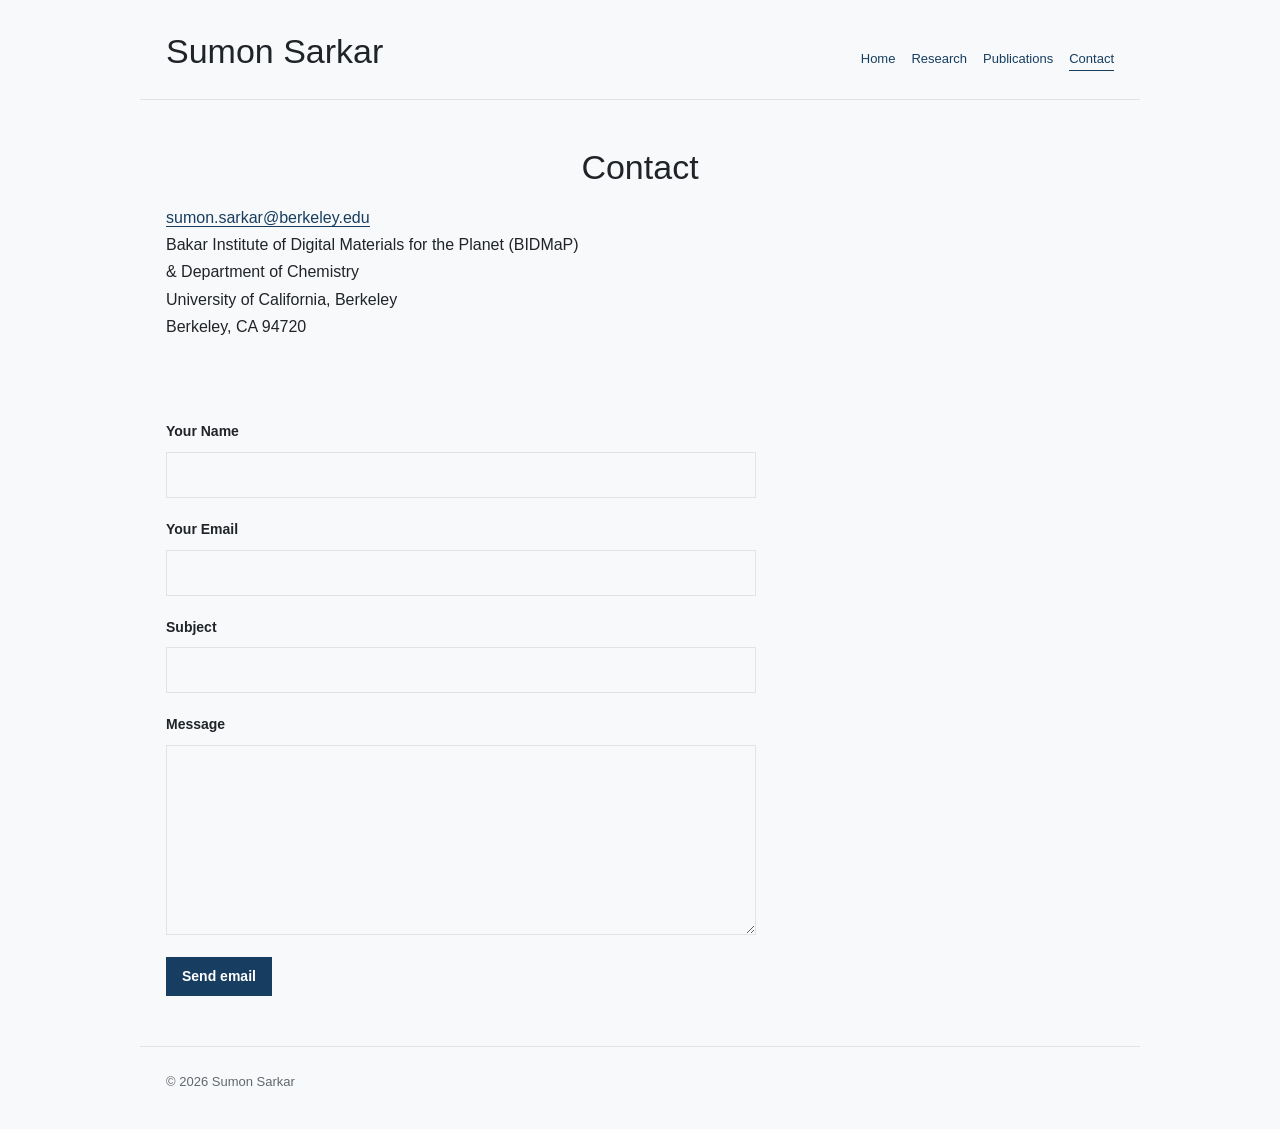
<file: contact.html>
<!doctype html>
<html lang="en">
<head>
  <meta charset="utf-8">
  <meta name="viewport" content="width=device-width, initial-scale=1">
  <title>Contact | Sumon Sarkar</title>
  <meta name="description" content="Contact information for Sumon Sarkar, BIDMaP Postdoctoral Fellow at UC Berkeley.">
  <link rel="preconnect" href="https://fonts.googleapis.com">
  <link rel="preconnect" href="https://fonts.gstatic.com" crossorigin>
  <link href="https://fonts.googleapis.com/css2?family=Instrument+Serif:ital@0;1&display=swap" rel="stylesheet">
  <link rel="stylesheet" href="style.css">
</head>
<body>
  <header>
    <a class="name" href="index.html">Sumon Sarkar</a>
    <nav aria-label="Primary navigation">
      <a href="index.html">Home</a>
      <a href="research.html">Research</a>
      <a href="publications.html">Publications</a>
      <a class="active" aria-current="page" href="contact.html">Contact</a>
    </nav>
  </header>
  <main>
    <section>
      <h1>Contact</h1>
      <p><a class="email-link" href="mailto:sumon.sarkar@berkeley.edu">sumon.sarkar@berkeley.edu</a><br>
      Bakar Institute of Digital Materials for the Planet (BIDMaP)<br>
      &amp; Department of Chemistry<br>
      University of California, Berkeley<br>
      Berkeley, CA 94720</p>
    </section>

    <section class="contact-form-section">
      <form id="contact-form" class="contact-form">
        <label for="contact-name">Your Name</label>
        <input id="contact-name" name="name" type="text" autocomplete="name" required>

        <label for="contact-email">Your Email</label>
        <input id="contact-email" name="email" type="email" autocomplete="email" required>

        <label for="contact-subject">Subject</label>
        <input id="contact-subject" name="subject" type="text" required>

        <label for="contact-message">Message</label>
        <textarea id="contact-message" name="message" rows="7" required></textarea>

        <button type="submit">Send email</button>
      </form>
    </section>
  </main>
  <footer>© <span id="year"></span> Sumon Sarkar</footer>
  <script src="script.js"></script>
</body>
</html>
</file>
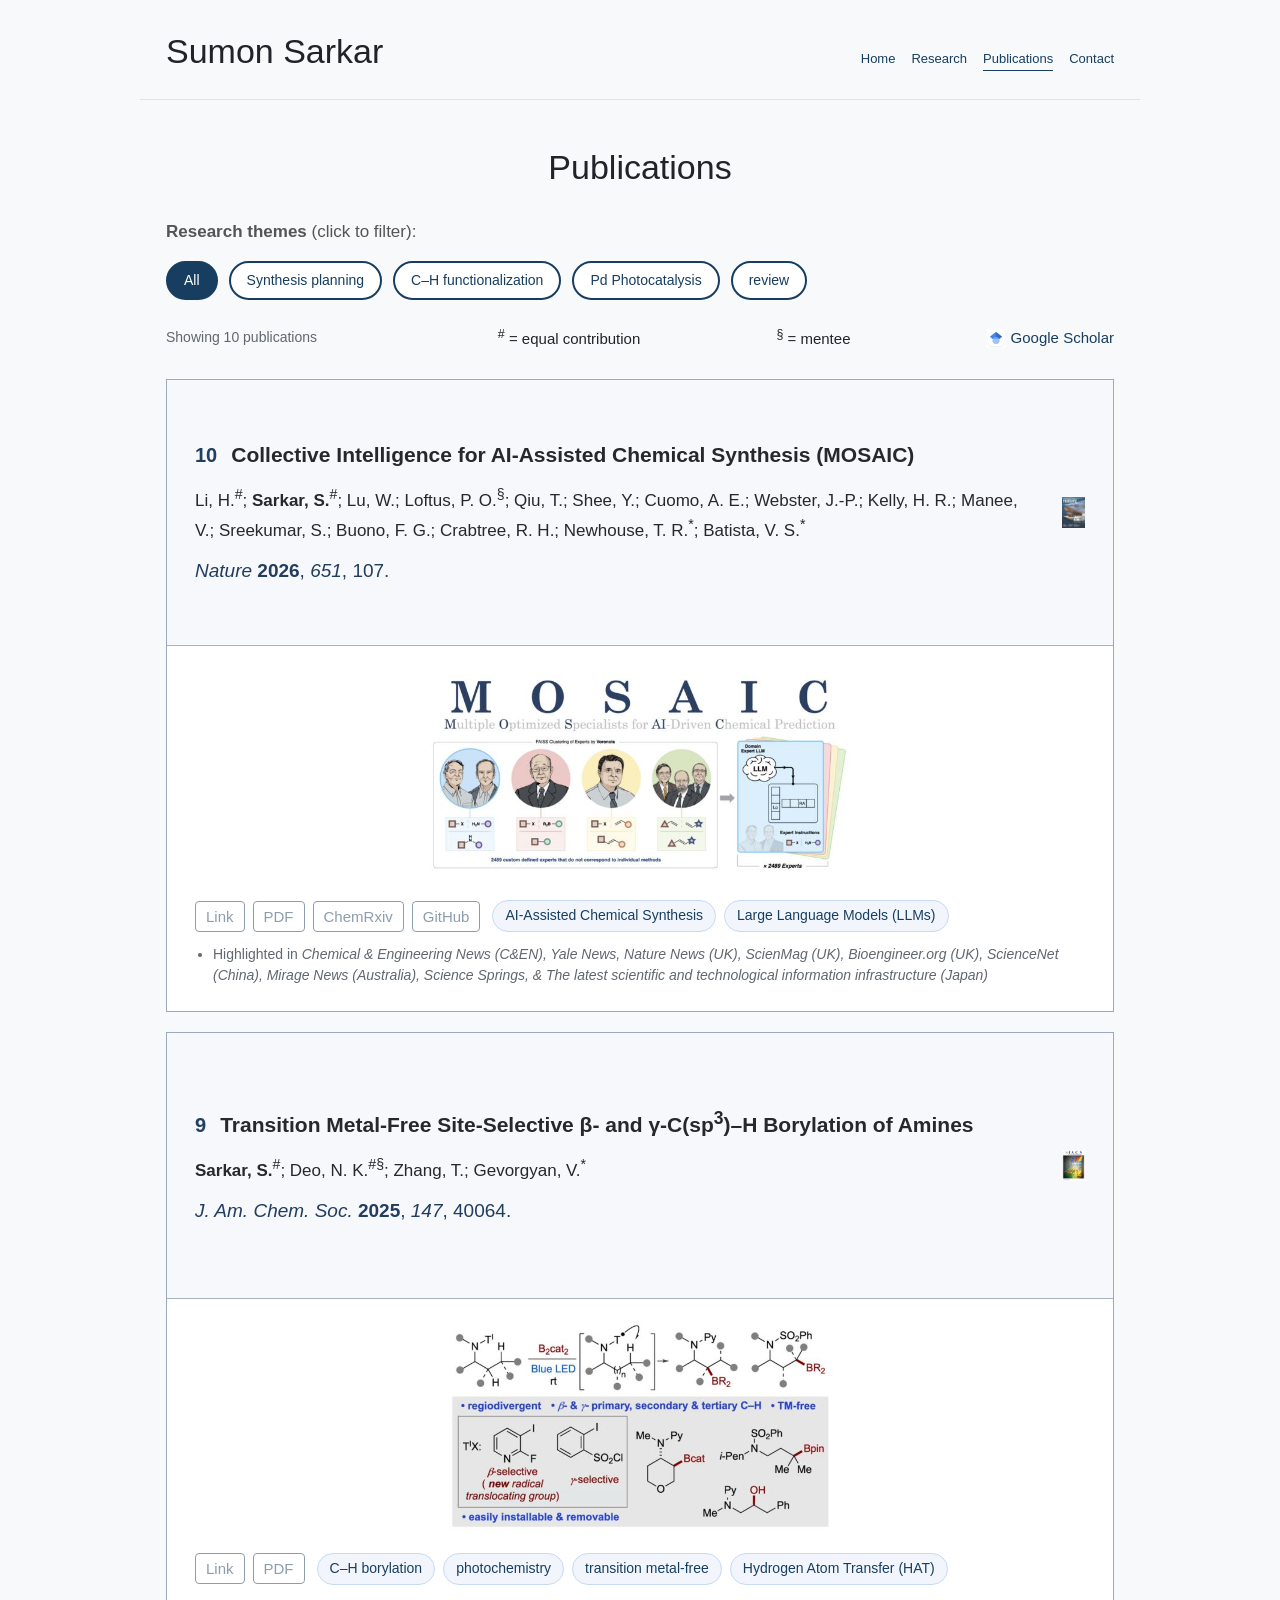
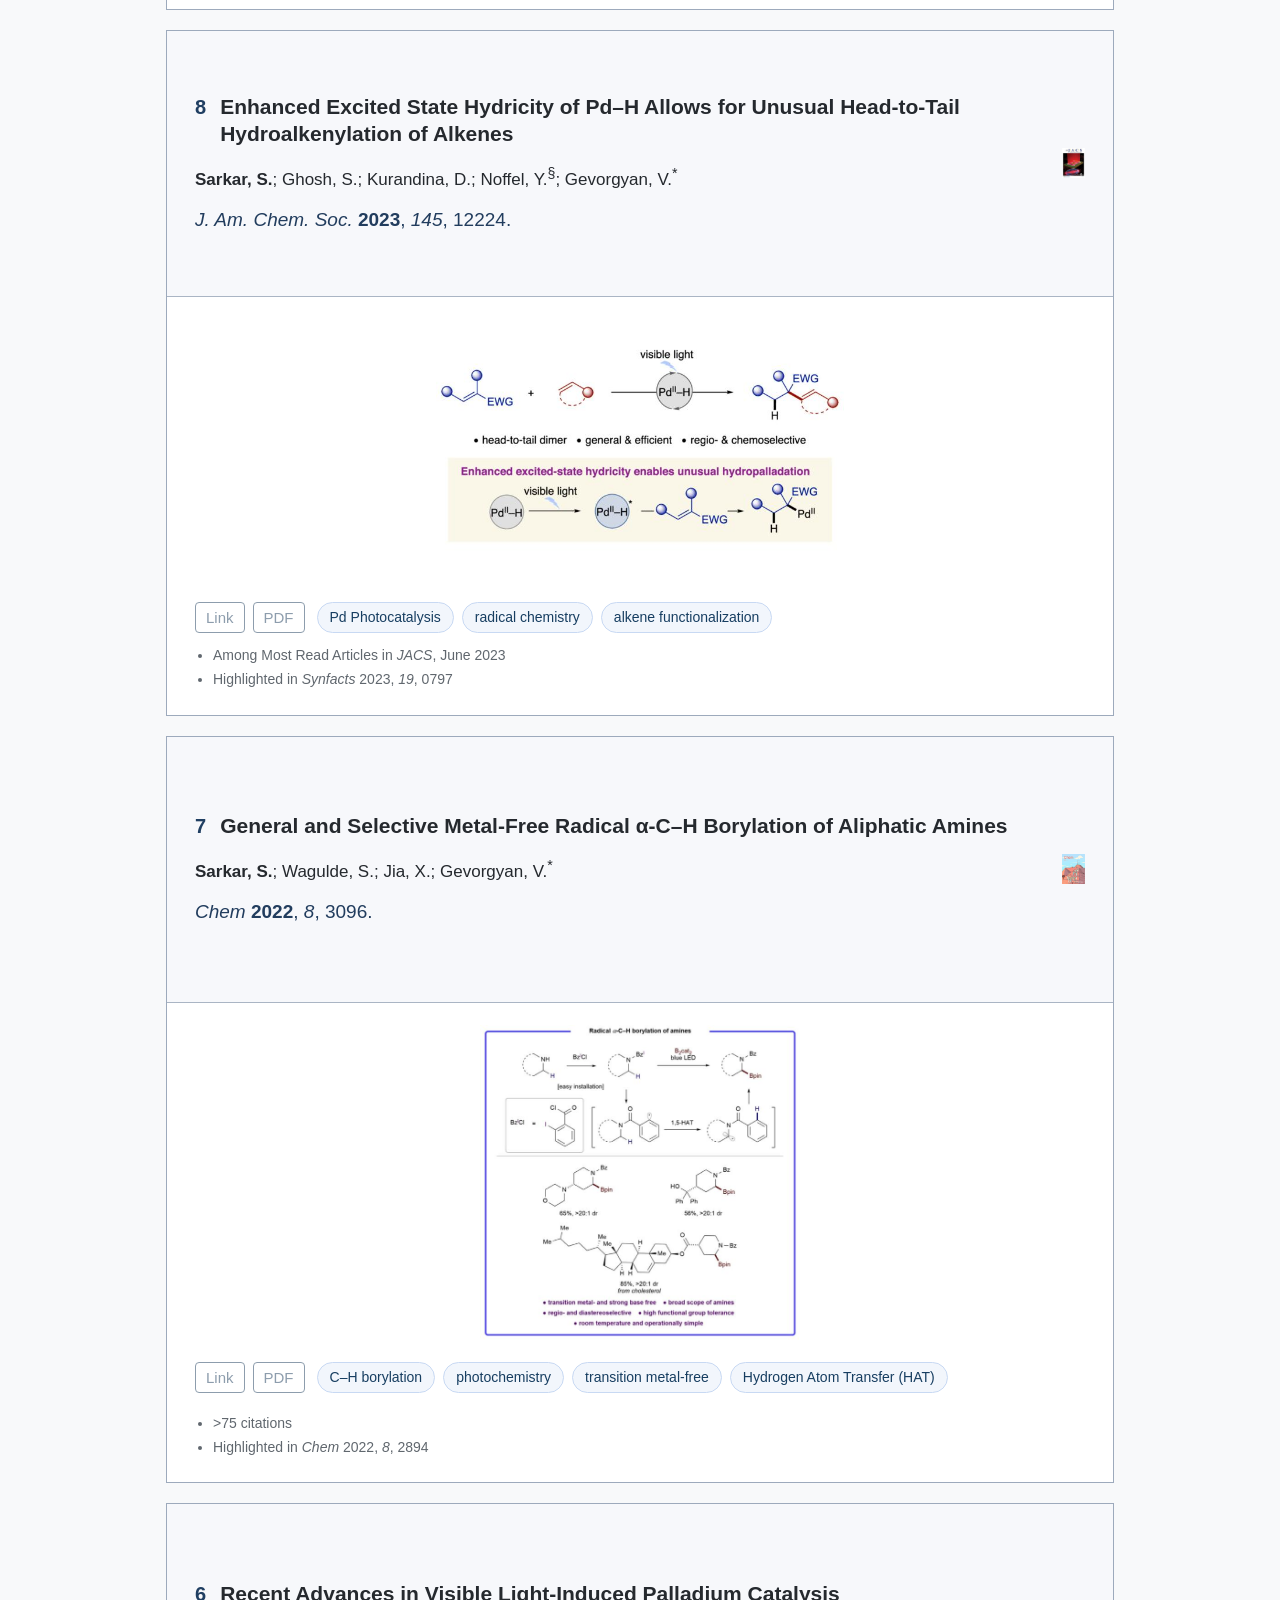
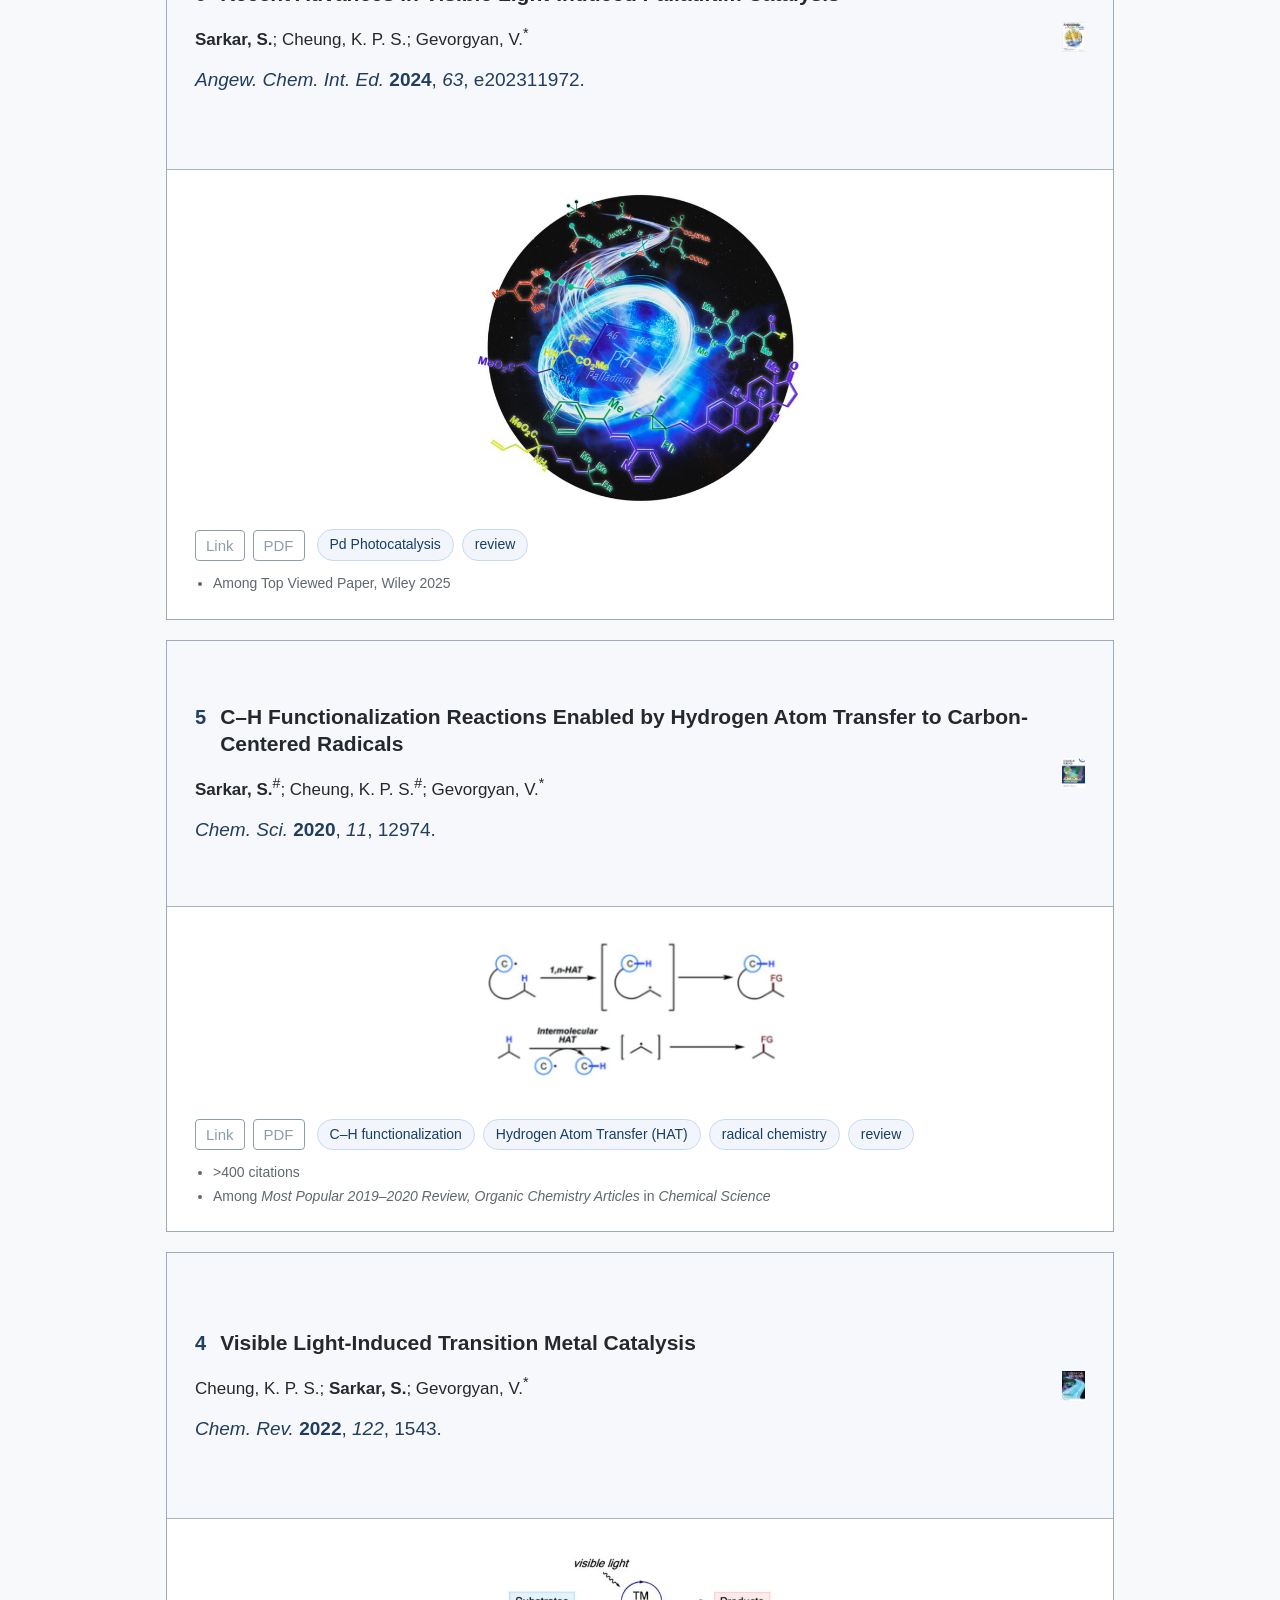
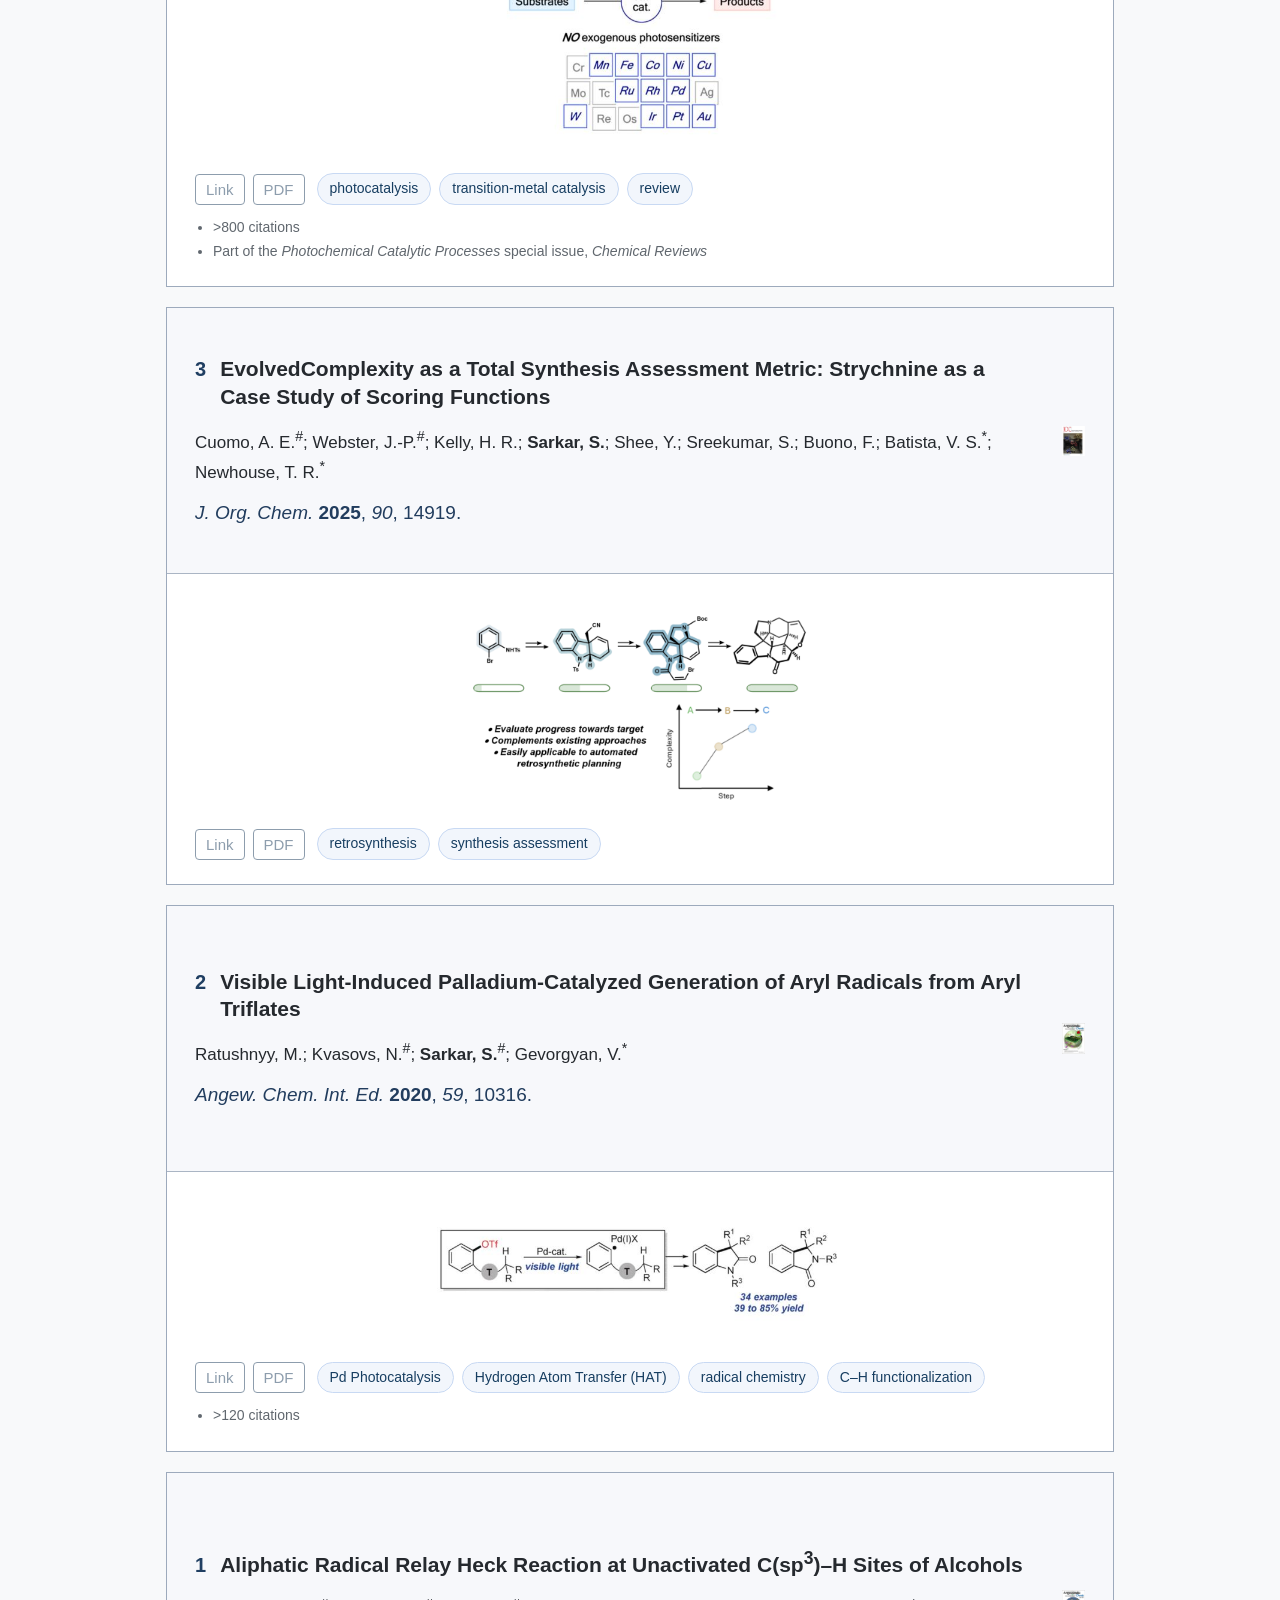
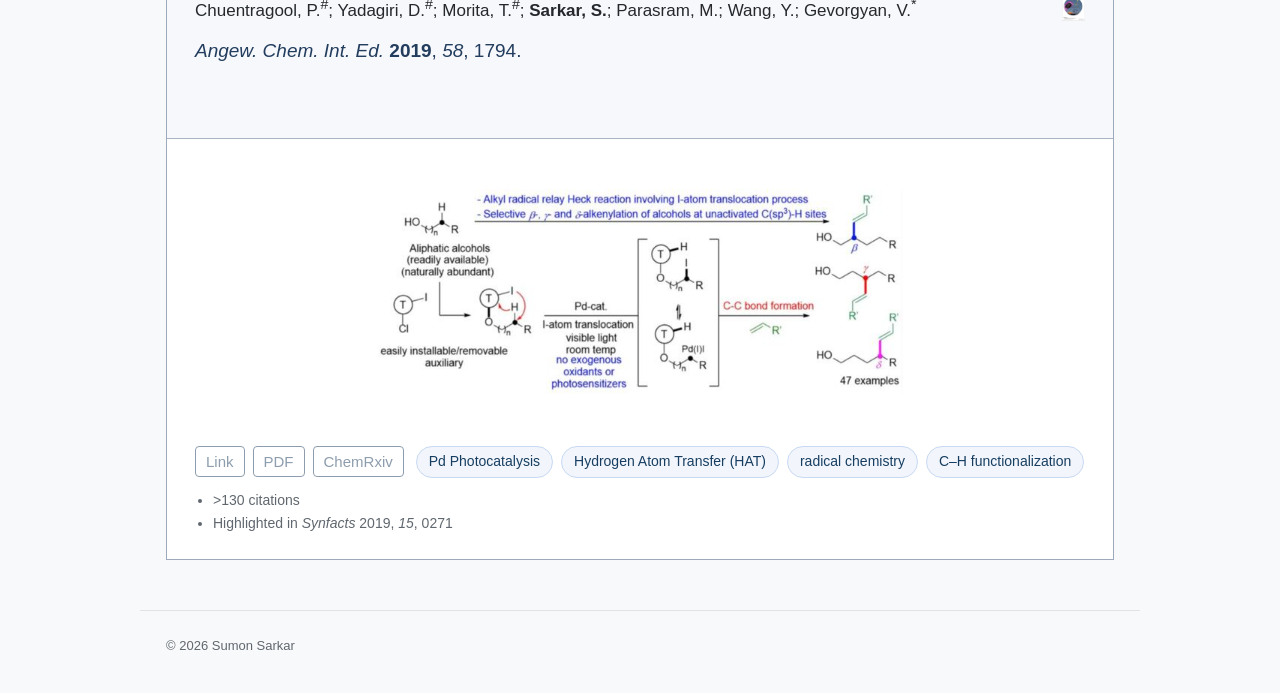
<file: publications.html>
<!doctype html>
<html lang="en">
<head>
  <meta charset="utf-8">
  <meta name="viewport" content="width=device-width, initial-scale=1">
  <title>Publications | Sumon Sarkar</title>
  <meta name="description" content="Selected publications by Sumon Sarkar in synthetic organic chemistry, photocatalysis, radical methodology, and AI-assisted synthesis.">
  <link rel="preconnect" href="https://fonts.googleapis.com">
  <link rel="preconnect" href="https://fonts.gstatic.com" crossorigin>
  <link href="https://fonts.googleapis.com/css2?family=Instrument+Serif:ital@0;1&display=swap" rel="stylesheet">
  <link rel="stylesheet" href="style.css">
</head>
<body class="publications-page">
  <header>
    <a class="name" href="index.html">Sumon Sarkar</a>
    <nav aria-label="Primary navigation">
      <a href="index.html">Home</a>
      <a href="research.html">Research</a>
      <a class="active" aria-current="page" href="publications.html">Publications</a>
      <a href="contact.html">Contact</a>
    </nav>
  </header>
  <main>
<section>
      <div class="publication-intro">
      <h1 class="publications-heading">Publications</h1>
      <p class="filter-label"><strong>Research themes</strong> (click to filter):</p>
      <div class="theme-filters" role="group" aria-label="Filter publications by research theme">
        <button class="theme-filter is-active" type="button" data-filter="all" aria-pressed="true">All</button>
        <button class="theme-filter" type="button" data-filter="Synthesis planning" aria-pressed="false">Synthesis planning</button>
        <button class="theme-filter" type="button" data-filter="C–H functionalization" aria-pressed="false">C–H functionalization</button>
        <button class="theme-filter" type="button" data-filter="Pd Photocatalysis" aria-pressed="false">Pd Photocatalysis</button>
        <button class="theme-filter" type="button" data-filter="review" aria-pressed="false">review</button>
      </div>
      
    </div>
      <p class="publication-keyline"><span class="filter-count" aria-live="polite">Showing 10 publications</span><span class="publication-keyline-meta"><span><sup>#</sup> = equal contribution</span><span><sup>§</sup> = mentee</span><a class="social-link" href="https://scholar.google.com/citations?user=ohjwfakAAAAJ&amp;hl=en" target="_blank" rel="noopener"><img src="assets/icons/google-scholar.png" alt="" aria-hidden="true">Google Scholar</a></span></p>

      <div class="pub-list">
        <article class="pub-entry" data-keywords="AI-Assisted Chemical Synthesis|Large Language Models (LLMs)|Synthesis planning"><div class="pub-header"><div class="pub-header-copy"><div class="pub-header-titleline"><span class="pub-header-number">10</span><span class="pub-title">Collective Intelligence for AI-Assisted Chemical Synthesis (MOSAIC)</span></div><span class="pub-authors">Li, H.<sup>#</sup>; <strong>Sarkar, S.</strong><sup>#</sup>; Lu, W.; Loftus, P. O.<sup>§</sup>; Qiu, T.; Shee, Y.; Cuomo, A. E.; Webster, J.-P.; Kelly, H. R.; Manee, V.; Sreekumar, S.; Buono, F. G.; Crabtree, R. H.; Newhouse, T. R.<sup>*</sup>; Batista, V. S.<sup>*</sup></span><span class="pub-header-citation"><em>Nature</em> <strong>2026</strong>, <em>651</em>, 107.</span></div><img class="pub-volume-cover" src="assets/covers/10.svg" alt="Nature volume cover" loading="lazy"></div><div class="pub-static"><div><div class="pub-meta-row"><div class="pub-actions"><a href="https://doi.org/10.1038/s41586-026-10131-4" target="_blank" rel="noopener">Link</a><a href="assets/papers/10.pdf" target="_blank" rel="noopener">PDF</a><a href="https://www.cambridge.org/engage/chemrxiv/article-details/679a8f11fa469535b958a862" target="_blank" rel="noopener">ChemRxiv</a><a href="https://github.com/haoteli/MOSAIC" target="_blank" rel="noopener">GitHub</a></div><div class="pub-tags"><button class="pub-tag" type="button" data-filter="AI-Assisted Chemical Synthesis" aria-label="Filter by AI-Assisted Chemical Synthesis">AI-Assisted Chemical Synthesis</button><button class="pub-tag" type="button" data-filter="Large Language Models (LLMs)" aria-label="Filter by Large Language Models (LLMs)">Large Language Models (LLMs)</button></div></div><ul class="pub-highlights"><li>Highlighted in <em>Chemical &amp; Engineering News (C&amp;EN), Yale News, Nature News (UK), ScienMag (UK), Bioengineer.org (UK), ScienceNet (China), Mirage News (Australia), Science Springs, &amp; The latest scientific and technological information infrastructure (Japan)</em></li></ul></div></div></article>
        <article class="pub-entry" data-keywords="C–H borylation|photochemistry|transition metal-free|Hydrogen Atom Transfer (HAT)|C–H functionalization"><div class="pub-header"><div class="pub-header-copy"><div class="pub-header-titleline"><span class="pub-header-number">9</span><span class="pub-title">Transition Metal-Free Site-Selective β- and γ-C(sp<sup>3</sup>)–H Borylation of Amines</span></div><span class="pub-authors"><strong>Sarkar, S.</strong><sup>#</sup>; Deo, N. K.<sup>#</sup><sup>§</sup>; Zhang, T.; Gevorgyan, V.<sup>*</sup></span><span class="pub-header-citation"><em>J. Am. Chem. Soc.</em> <strong>2025</strong>, <em>147</em>, 40064.</span></div><img class="pub-volume-cover" src="assets/covers/9.svg" alt="Journal of the American Chemical Society volume cover" loading="lazy"></div><div class="pub-static"><div><div class="pub-meta-row"><div class="pub-actions"><a href="https://doi.org/10.1021/jacs.5c12618" target="_blank" rel="noopener">Link</a><a href="assets/papers/9.pdf" target="_blank" rel="noopener">PDF</a></div><div class="pub-tags"><button class="pub-tag" type="button" data-filter="C–H borylation" aria-label="Filter by C–H borylation">C–H borylation</button><button class="pub-tag" type="button" data-filter="photochemistry" aria-label="Filter by photochemistry">photochemistry</button><button class="pub-tag" type="button" data-filter="transition metal-free" aria-label="Filter by transition metal-free">transition metal-free</button><button class="pub-tag" type="button" data-filter="Hydrogen Atom Transfer (HAT)" aria-label="Filter by Hydrogen Atom Transfer (HAT)">Hydrogen Atom Transfer (HAT)</button></div></div></div></div></article>
        <article class="pub-entry" data-keywords="Pd Photocatalysis|radical chemistry|alkene functionalization|C–H functionalization"><div class="pub-header"><div class="pub-header-copy"><div class="pub-header-titleline"><span class="pub-header-number">8</span><span class="pub-title">Enhanced Excited State Hydricity of Pd–H Allows for Unusual Head-to-Tail Hydroalkenylation of Alkenes</span></div><span class="pub-authors"><strong>Sarkar, S.</strong>; Ghosh, S.; Kurandina, D.; Noffel, Y.<sup>§</sup>; Gevorgyan, V.<sup>*</sup></span><span class="pub-header-citation"><em>J. Am. Chem. Soc.</em> <strong>2023</strong>, <em>145</em>, 12224.</span></div><img class="pub-volume-cover" src="assets/covers/8.svg" alt="Journal of the American Chemical Society volume cover" loading="lazy"></div><div class="pub-static"><div><div class="pub-meta-row"><div class="pub-actions"><a href="https://doi.org/10.1021/jacs.3c02410" target="_blank" rel="noopener">Link</a><a href="assets/papers/8.pdf" target="_blank" rel="noopener">PDF</a></div><div class="pub-tags"><button class="pub-tag" type="button" data-filter="Pd Photocatalysis" aria-label="Filter by Pd Photocatalysis">Pd Photocatalysis</button><button class="pub-tag" type="button" data-filter="radical chemistry" aria-label="Filter by radical chemistry">radical chemistry</button><button class="pub-tag" type="button" data-filter="alkene functionalization" aria-label="Filter by alkene functionalization">alkene functionalization</button></div></div><ul class="pub-highlights"><li>Among Most Read Articles in <em>JACS</em>, June 2023</li><li>Highlighted in <em>Synfacts</em> 2023, <em>19</em>, 0797</li></ul></div></div></article>
        <article class="pub-entry" data-keywords="C–H borylation|photochemistry|transition metal-free|Hydrogen Atom Transfer (HAT)|C–H functionalization"><div class="pub-header"><div class="pub-header-copy"><div class="pub-header-titleline"><span class="pub-header-number">7</span><span class="pub-title">General and Selective Metal-Free Radical α-C–H Borylation of Aliphatic Amines</span></div><span class="pub-authors"><strong>Sarkar, S.</strong>; Wagulde, S.; Jia, X.; Gevorgyan, V.<sup>*</sup></span><span class="pub-header-citation"><em>Chem</em> <strong>2022</strong>, <em>8</em>, 3096.</span></div><img class="pub-volume-cover" src="assets/covers/7.svg" alt="Chem volume cover" loading="lazy"></div><div class="pub-static"><div><div class="pub-meta-row"><div class="pub-actions"><a href="https://doi.org/10.1016/j.chempr.2022.07.022" target="_blank" rel="noopener">Link</a><a href="assets/papers/7.pdf" target="_blank" rel="noopener">PDF</a></div><div class="pub-tags"><button class="pub-tag" type="button" data-filter="C–H borylation" aria-label="Filter by C–H borylation">C–H borylation</button><button class="pub-tag" type="button" data-filter="photochemistry" aria-label="Filter by photochemistry">photochemistry</button><button class="pub-tag" type="button" data-filter="transition metal-free" aria-label="Filter by transition metal-free">transition metal-free</button><button class="pub-tag" type="button" data-filter="Hydrogen Atom Transfer (HAT)" aria-label="Filter by Hydrogen Atom Transfer (HAT)">Hydrogen Atom Transfer (HAT)</button></div><ul class="pub-highlights"><li>&gt;75 citations</li><li>Highlighted in <em>Chem</em> 2022, <em>8</em>, 2894</li></ul></div></div></article>
        <article class="pub-entry" data-keywords="Pd Photocatalysis|review"><div class="pub-header"><div class="pub-header-copy"><div class="pub-header-titleline"><span class="pub-header-number">6</span><span class="pub-title">Recent Advances in Visible Light-Induced Palladium Catalysis</span></div><span class="pub-authors"><strong>Sarkar, S.</strong>; Cheung, K. P. S.; Gevorgyan, V.<sup>*</sup></span><span class="pub-header-citation"><em>Angew. Chem. Int. Ed.</em> <strong>2024</strong>, <em>63</em>, e202311972.</span></div><img class="pub-volume-cover" src="assets/covers/6.svg" alt="Angewandte Chemie volume cover" loading="lazy"></div><div class="pub-static"><div><div class="pub-meta-row"><div class="pub-actions"><a href="https://doi.org/10.1002/anie.202311972" target="_blank" rel="noopener">Link</a><a href="assets/papers/6.pdf" target="_blank" rel="noopener">PDF</a></div><div class="pub-tags"><button class="pub-tag" type="button" data-filter="Pd Photocatalysis" aria-label="Filter by Pd Photocatalysis">Pd Photocatalysis</button><button class="pub-tag" type="button" data-filter="review" aria-label="Filter by review">review</button></div></div><ul class="pub-highlights"><li>Among Top Viewed Paper, Wiley 2025</li></ul></div></div></article>
        <article class="pub-entry" data-keywords="C–H functionalization|Hydrogen Atom Transfer (HAT)|radical chemistry|review"><div class="pub-header"><div class="pub-header-copy"><div class="pub-header-titleline"><span class="pub-header-number">5</span><span class="pub-title">C–H Functionalization Reactions Enabled by Hydrogen Atom Transfer to Carbon-Centered Radicals</span></div><span class="pub-authors"><strong>Sarkar, S.</strong><sup>#</sup>; Cheung, K. P. S.<sup>#</sup>; Gevorgyan, V.<sup>*</sup></span><span class="pub-header-citation"><em>Chem. Sci.</em> <strong>2020</strong>, <em>11</em>, 12974.</span></div><img class="pub-volume-cover" src="assets/covers/5.svg" alt="Chemical Science volume cover" loading="lazy"></div><div class="pub-static"><div><div class="pub-meta-row"><div class="pub-actions"><a href="https://doi.org/10.1039/D0SC04881J" target="_blank" rel="noopener">Link </a><a href="assets/papers/5.pdf" target="_blank" rel="noopener">PDF</a></div><div class="pub-tags"><button class="pub-tag" type="button" data-filter="C–H functionalization" aria-label="Filter by C–H functionalization">C–H functionalization</button><button class="pub-tag" type="button" data-filter="Hydrogen Atom Transfer (HAT)" aria-label="Filter by Hydrogen Atom Transfer (HAT)">Hydrogen Atom Transfer (HAT)</button><button class="pub-tag" type="button" data-filter="radical chemistry" aria-label="Filter by radical chemistry">radical chemistry</button><button class="pub-tag" type="button" data-filter="review" aria-label="Filter by review">review</button></div></div><ul class="pub-highlights"><li>&gt;400 citations</li><li>Among <em>Most Popular 2019–2020 Review, Organic Chemistry Articles</em> in <em>Chemical Science</em></li></ul></div></div></article>
        <article class="pub-entry" data-keywords="photocatalysis|transition-metal catalysis|review|Pd Photocatalysis"><div class="pub-header"><div class="pub-header-copy"><div class="pub-header-titleline"><span class="pub-header-number">4</span><span class="pub-title">Visible Light-Induced Transition Metal Catalysis</span></div><span class="pub-authors">Cheung, K. P. S.; <strong>Sarkar, S.</strong>; Gevorgyan, V.<sup>*</sup></span><span class="pub-header-citation"><em>Chem. Rev.</em> <strong>2022</strong>, <em>122</em>, 1543.</span></div><img class="pub-volume-cover" src="assets/covers/4.svg" alt="Chemical Reviews volume cover" loading="lazy"></div><div class="pub-static"><div><div class="pub-meta-row"><div class="pub-actions"><a href="https://doi.org/10.1021/acs.chemrev.1c00403" target="_blank" rel="noopener">Link </a><a href="assets/papers/4.pdf" target="_blank" rel="noopener">PDF</a></div><div class="pub-tags"><button class="pub-tag" type="button" data-filter="photocatalysis" aria-label="Filter by photocatalysis">photocatalysis</button><button class="pub-tag" type="button" data-filter="transition-metal catalysis" aria-label="Filter by transition-metal catalysis">transition-metal catalysis</button><button class="pub-tag" type="button" data-filter="review" aria-label="Filter by review">review</button></div></div><ul class="pub-highlights"><li>&gt;800 citations</li><li>Part of the <em>Photochemical Catalytic Processes</em> special issue, <em>Chemical Reviews</em></li></ul></div></div></article>
        <article class="pub-entry" data-keywords="retrosynthesis|synthesis assessment|Synthesis planning"><div class="pub-header"><div class="pub-header-copy"><div class="pub-header-titleline"><span class="pub-header-number">3</span><span class="pub-title">EvolvedComplexity as a Total Synthesis Assessment Metric: Strychnine as a Case Study of Scoring Functions</span></div><span class="pub-authors">Cuomo, A. E.<sup>#</sup>; Webster, J.-P.<sup>#</sup>; Kelly, H. R.; <strong>Sarkar, S.</strong>; Shee, Y.; Sreekumar, S.; Buono, F.; Batista, V. S.<sup>*</sup>; Newhouse, T. R.<sup>*</sup></span><span class="pub-header-citation"><em>J. Org. Chem.</em> <strong>2025</strong>, <em>90</em>, 14919.</span></div><img class="pub-volume-cover" src="assets/covers/3.svg" alt="The Journal of Organic Chemistry volume cover" loading="lazy"></div><div class="pub-static"><div><div class="pub-meta-row"><div class="pub-actions"><a href="https://doi.org/10.1021/acs.joc.5c01393" target="_blank" rel="noopener">Link </a><a href="assets/papers/3.pdf" target="_blank" rel="noopener">PDF</a></div><div class="pub-tags"><button class="pub-tag" type="button" data-filter="retrosynthesis" aria-label="Filter by retrosynthesis">retrosynthesis</button><button class="pub-tag" type="button" data-filter="synthesis assessment" aria-label="Filter by synthesis assessment">synthesis assessment</button></div></div></div></div></article>
        <article class="pub-entry" data-keywords="Pd Photocatalysis|Hydrogen Atom Transfer (HAT)|radical chemistry|C–H functionalization"><div class="pub-header"><div class="pub-header-copy"><div class="pub-header-titleline"><span class="pub-header-number">2</span><span class="pub-title">Visible Light-Induced Palladium-Catalyzed Generation of Aryl Radicals from Aryl Triflates</span></div><span class="pub-authors">Ratushnyy, M.; Kvasovs, N.<sup>#</sup>; <strong>Sarkar, S.</strong><sup>#</sup>; Gevorgyan, V.<sup>*</sup></span><span class="pub-header-citation"><em>Angew. Chem. Int. Ed.</em> <strong>2020</strong>, <em>59</em>, 10316.</span></div><img class="pub-volume-cover" src="assets/covers/2.svg" alt="Angewandte Chemie volume cover" loading="lazy"></div><div class="pub-static"><div><div class="pub-meta-row"><div class="pub-actions"><a href="https://doi.org/10.1002/anie.201915962" target="_blank" rel="noopener">Link</a><a href="assets/papers/2.pdf" target="_blank" rel="noopener">PDF</a></div><div class="pub-tags"><button class="pub-tag" type="button" data-filter="Pd Photocatalysis" aria-label="Filter by Pd Photocatalysis">Pd Photocatalysis</button><button class="pub-tag" type="button" data-filter="Hydrogen Atom Transfer (HAT)" aria-label="Filter by Hydrogen Atom Transfer (HAT)">Hydrogen Atom Transfer (HAT)</button><button class="pub-tag" type="button" data-filter="radical chemistry" aria-label="Filter by radical chemistry">radical chemistry</button><button class="pub-tag" type="button" data-filter="C–H functionalization" aria-label="Filter by C–H functionalization">C–H functionalization</button></div></div><ul class="pub-highlights"><li>&gt;120 citations</li></ul></div></div></article>
        <article class="pub-entry" data-keywords="Pd Photocatalysis|Hydrogen Atom Transfer (HAT)|radical chemistry|C–H functionalization"><div class="pub-header"><div class="pub-header-copy"><div class="pub-header-titleline"><span class="pub-header-number">1</span><span class="pub-title">Aliphatic Radical Relay Heck Reaction at Unactivated C(sp<sup>3</sup>)–H Sites of Alcohols</span></div><span class="pub-authors">Chuentragool, P.<sup>#</sup>; Yadagiri, D.<sup>#</sup>; Morita, T.<sup>#</sup>; <strong>Sarkar, S.</strong>; Parasram, M.; Wang, Y.; Gevorgyan, V.<sup>*</sup></span><span class="pub-header-citation"><em>Angew. Chem. Int. Ed.</em> <strong>2019</strong>, <em>58</em>, 1794.</span></div><img class="pub-volume-cover" src="assets/covers/1.svg" alt="Angewandte Chemie volume cover" loading="lazy"></div><div class="pub-static"><div><div class="pub-meta-row"><div class="pub-actions"><a href="https://doi.org/10.1002/anie.201812398" target="_blank" rel="noopener">Link</a><a href="assets/papers/1.pdf" target="_blank" rel="noopener">PDF</a><a href="https://chemrxiv.org/doi/full/10.26434/chemrxiv.7108304.v1" target="_blank" rel="noopener">ChemRxiv</a></div><div class="pub-tags"><button class="pub-tag" type="button" data-filter="Pd Photocatalysis" aria-label="Filter by Pd Photocatalysis">Pd Photocatalysis</button><button class="pub-tag" type="button" data-filter="Hydrogen Atom Transfer (HAT)" aria-label="Filter by Hydrogen Atom Transfer (HAT)">Hydrogen Atom Transfer (HAT)</button><button class="pub-tag" type="button" data-filter="radical chemistry" aria-label="Filter by radical chemistry">radical chemistry</button><button class="pub-tag" type="button" data-filter="C–H functionalization" aria-label="Filter by C–H functionalization">C–H functionalization</button></div></div><ul class="pub-highlights"><li>&gt;130 citations</li><li>Highlighted in <em>Synfacts</em> 2019, <em>15</em>, 0271</li></ul></div></div></article>
      </div>
    </section>
  </main>
  <footer>© <span id="year"></span> Sumon Sarkar</footer>
  <script src="script.js"></script>
</body>
</html>
</file>
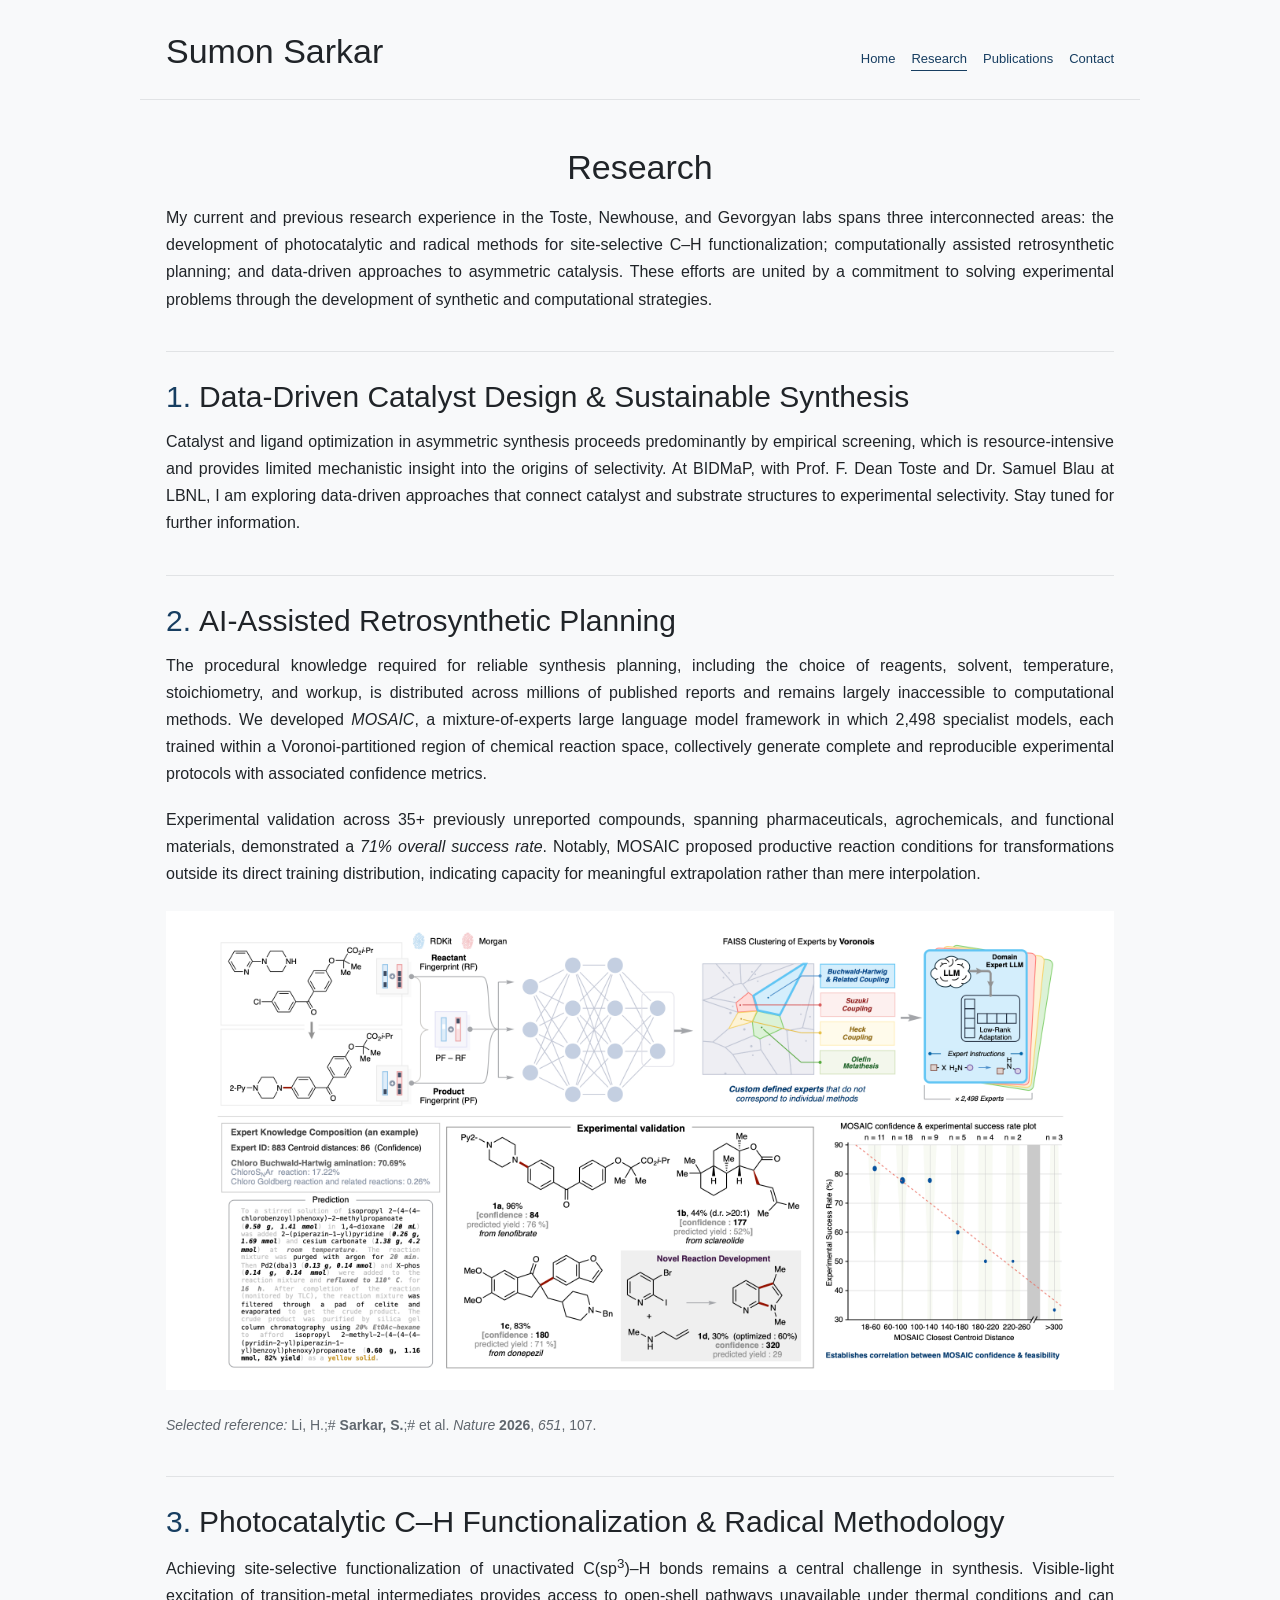
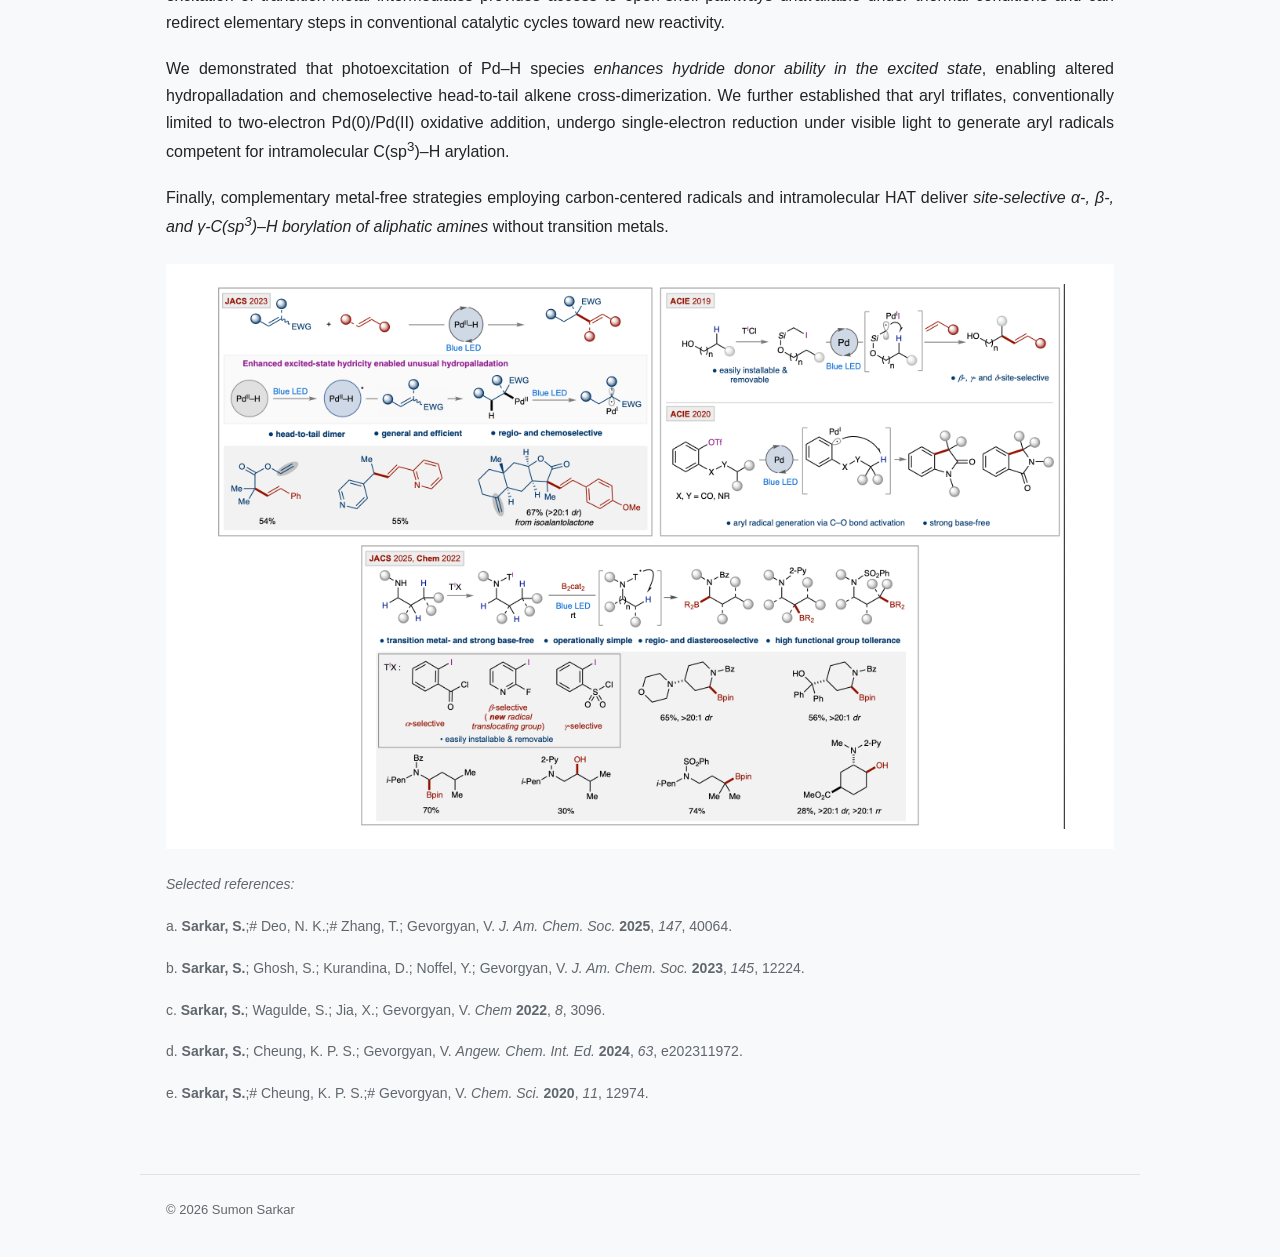
<file: research.html>
<!doctype html>
<html lang="en">
<head>
  <meta charset="utf-8">
  <meta name="viewport" content="width=device-width, initial-scale=1">
  <title>Research | Sumon Sarkar</title>
  <meta name="description" content="Research interests of Sumon Sarkar: photocatalytic C–H functionalization, machine learning for synthesis planning, and data-driven catalysis.">
  <link rel="preconnect" href="https://fonts.googleapis.com">
  <link rel="preconnect" href="https://fonts.gstatic.com" crossorigin>
  <link href="https://fonts.googleapis.com/css2?family=Instrument+Serif:ital@0;1&display=swap" rel="stylesheet">
  <link rel="stylesheet" href="style.css">
</head>
<body>
  <header>
    <a class="name" href="index.html">Sumon Sarkar</a>
    <nav aria-label="Primary navigation">
      <a href="index.html">Home</a>
      <a class="active" aria-current="page" href="research.html">Research</a>
      <a href="publications.html">Publications</a>
      <a href="contact.html">Contact</a>
    </nav>
  </header>
  <main>
    <section>
      <h1>Research</h1>
      <p>My current and previous research experience in the Toste, Newhouse, and Gevorgyan labs spans three interconnected areas: the development of photocatalytic and radical methods for site-selective C–H functionalization; computationally assisted retrosynthetic planning; and data-driven approaches to asymmetric catalysis. These efforts are united by a commitment to solving experimental problems through the development of synthetic and computational strategies.</p>

      <div class="research-item">
        <h3><span class="research-number">1.</span>Data-Driven Catalyst Design &amp; Sustainable Synthesis</h3>
        <p>Catalyst and ligand optimization in asymmetric synthesis proceeds predominantly by empirical screening, which is resource-intensive and provides limited mechanistic insight into the origins of selectivity. At BIDMaP, with Prof. F. Dean Toste and Dr. Samuel Blau at LBNL, I am exploring data-driven approaches that connect catalyst and substrate structures to experimental selectivity. Stay tuned for further information.</p>
      </div>

      <div class="research-item">
        <h3><span class="research-number">2.</span>AI-Assisted Retrosynthetic Planning</h3>
        <p>The procedural knowledge required for reliable synthesis planning, including the choice of reagents, solvent, temperature, stoichiometry, and workup, is distributed across millions of published reports and remains largely inaccessible to computational methods. We developed <em>MOSAIC</em>, a mixture-of-experts large language model framework in which 2,498 specialist models, each trained within a Voronoi-partitioned region of chemical reaction space, collectively generate complete and reproducible experimental protocols with associated confidence metrics.</p>
        <p>Experimental validation across 35+ previously unreported compounds, spanning pharmaceuticals, agrochemicals, and functional materials, demonstrated a <em>71% overall success rate</em>. Notably, MOSAIC proposed productive reaction conditions for transformations outside its direct training distribution, indicating capacity for meaningful extrapolation rather than mere interpolation.</p>
        <div style="background:#fff; text-align:center; padding:20px; margin:24px 0;">
          <img src="research2.png" alt="MOSAIC AI-assisted retrosynthetic planning TOC graphic" style="display:block; width:100%; max-width:850px; height:auto; margin:0 auto;">
        </div>
        <p class="note"><em>Selected reference:</em> Li, H.;# <strong>Sarkar, S.</strong>;# et al. <em>Nature</em> <strong>2026</strong>, <em>651</em>, 107.</p>
      </div>

      <div class="research-item">
        <h3><span class="research-number">3.</span>Photocatalytic C–H Functionalization &amp; Radical Methodology</h3>
        <p>Achieving site-selective functionalization of unactivated C(sp<sup>3</sup>)–H bonds remains a central challenge in synthesis. Visible-light excitation of transition-metal intermediates provides access to open-shell pathways unavailable under thermal conditions and can redirect elementary steps in conventional catalytic cycles toward new reactivity.</p>
        <p>We demonstrated that photoexcitation of Pd–H species <em>enhances hydride donor ability in the excited state</em>, enabling altered hydropalladation and chemoselective head-to-tail alkene cross-dimerization. We further established that aryl triflates, conventionally limited to two-electron Pd(0)/Pd(II) oxidative addition, undergo single-electron reduction under visible light to generate aryl radicals competent for intramolecular C(sp<sup>3</sup>)–H arylation.</p>
        <p>Finally, complementary metal-free strategies employing carbon-centered radicals and intramolecular HAT deliver <em>site-selective α-, β-, and γ-C(sp<sup>3</sup>)–H borylation of aliphatic amines</em> without transition metals.</p>
        <div style="background:#fff; text-align:center; padding:20px; margin:24px 0;">
          <img src="assets/research3_v4.png" alt="Photocatalytic C–H functionalization and radical methodology TOC graphic" style="display:block; width:100%; max-width:850px; height:auto; margin:0 auto;">
        </div>
        <p class="note"><em>Selected references:</em></p>
        <p class="note">a. <strong>Sarkar, S.</strong>;# Deo, N. K.;# Zhang, T.; Gevorgyan, V. <em>J. Am. Chem. Soc.</em> <strong>2025</strong>, <em>147</em>, 40064.</p>
        <p class="note">b. <strong>Sarkar, S.</strong>; Ghosh, S.; Kurandina, D.; Noffel, Y.; Gevorgyan, V. <em>J. Am. Chem. Soc.</em> <strong>2023</strong>, <em>145</em>, 12224.</p>
        <p class="note">c. <strong>Sarkar, S.</strong>; Wagulde, S.; Jia, X.; Gevorgyan, V. <em>Chem</em> <strong>2022</strong>, <em>8</em>, 3096.</p>
        <p class="note">d. <strong>Sarkar, S.</strong>; Cheung, K. P. S.; Gevorgyan, V. <em>Angew. Chem. Int. Ed.</em> <strong>2024</strong>, <em>63</em>, e202311972.</p>
        <p class="note">e. <strong>Sarkar, S.</strong>;# Cheung, K. P. S.;# Gevorgyan, V. <em>Chem. Sci.</em> <strong>2020</strong>, <em>11</em>, 12974.</p>
      </div>
    </section>
  </main>
  <footer>© <span id="year"></span> Sumon Sarkar</footer>
  <script src="script.js"></script>
</body>
</html>
</file>
<file: style.css>
:root {
  --ink:#202428;
  --muted:#60676e;
  --line:#e1e3e5;
  --accent:#173e61;
  --page:#f8f9fa;
}
* { box-sizing:border-box; }
html { scroll-behavior:smooth; }
body { margin:0; background:var(--page); color:var(--ink); font:16px/1.7 "Helvetica Neue",Helvetica,Arial,sans-serif; }
main, header, footer { max-width:1000px; margin:auto; padding-left:26px; padding-right:26px; }
header { padding-top:34px; padding-bottom:28px; border-bottom:1px solid var(--line); display:flex; align-items:baseline; justify-content:space-between; gap:20px; }
.name { color:var(--ink); font:34px/1 "Helvetica Neue",Helvetica,Arial,sans-serif; text-decoration:none; white-space:nowrap; }
nav { display:flex; flex-wrap:wrap; justify-content:flex-end; gap:8px 16px; font-size:13px; }
nav a, .links a { color:var(--accent); text-decoration:none; border-bottom:1px solid transparent; }
nav a:hover, nav a.active, .links a:hover { border-color:var(--accent); }
section { padding:50px 0; }
h1, h2 { margin:0 0 20px; font-family:"Helvetica Neue",Helvetica,Arial,sans-serif; font-weight:400; letter-spacing:-.015em; }
h1 { font:400 34px/1 "Helvetica Neue",Helvetica,Arial,sans-serif; text-align:center; letter-spacing:normal; }
h2 { font-size:33px; line-height:1.1; }
p { margin:0 0 18px; }
.lede { max-width:680px; color:var(--muted); font-size:19px; }
.label { color:var(--accent); font-size:11px; font-weight:600; letter-spacing:.11em; text-transform:uppercase; margin-bottom:15px; }
.links { display:flex; flex-wrap:wrap; gap:15px; margin-top:26px; font-size:16px; }
.portrait { float:right; width:190px; height:235px; margin:0 0 20px 30px; object-fit:cover; object-position:center; border:1px solid var(--line); }
.subhead { margin:40px 0 14px; font:600 24px/1.2 "Helvetica Neue",Helvetica,Arial,sans-serif; }
.experience-entry { position:relative; padding:19px 150px 19px 0; border-top:1px solid var(--line); }
.experience-entry .date { position:absolute; top:19px; right:0; color:var(--muted); font-size:13px; white-space:nowrap; }
.experience-entry p { margin:10px 0 0; color:var(--muted); font-size:14px; }
.experience-entry em { color:var(--muted); font-size:14px; }
.research-item { margin-top:38px; padding-top:28px; border-top:1px solid var(--line); }
.research-number { color:var(--accent); font:400 30px/1.1 "Helvetica Neue",Helvetica,Arial,sans-serif; letter-spacing:normal; margin-right:8px; }
.research-item h3 { margin:0 0 15px; font:30px/1.1 "Helvetica Neue",Helvetica,Arial,sans-serif; }
.pub-list { display:grid; gap:20px; margin-top:28px; }
.pub-entry { border-left:3px solid var(--line); padding-left:18px; }
.pub-static { display:grid; grid-template-columns:32px minmax(0, 1fr); gap:12px; align-items:start; text-align:left; }
.pub-static::before { content:""; grid-column:2; justify-self:center; width:min(100%, 420px); height:210px; margin-top:4px; background:center / contain no-repeat; }
.pub-entry:nth-child(1) .pub-static::before { background-image:url("assets/toc-web/mosaic.jpg"); }
.pub-entry:nth-child(2) .pub-static::before { background-image:url("assets/toc-web/beta-gamma-borylation-amines.jpg"); }
.pub-entry:nth-child(3) .pub-static::before { background-image:url("assets/toc-web/pd-h-hydricity.jpg"); }
.pub-entry:nth-child(4) .pub-static::before { background-image:url("assets/toc-web/alpha-borylation-amines.jpg"); }
.pub-entry:nth-child(5) .pub-static::before { background-image:url("assets/toc-web/pd-photocatalysis-review.jpg"); }
.pub-entry:nth-child(6) .pub-static::before { background-image:url("assets/toc-web/hat-review.jpg"); }
.pub-entry:nth-child(7) .pub-static::before { background-image:url("assets/toc-web/visible-light-metal-catalysis-review.jpg"); }
.pub-entry:nth-child(8) .pub-static::before { background-image:url("assets/toc-web/evolved-complexity-revised.png"); }
.pub-entry:nth-child(9) .pub-static::before { background-image:url("assets/toc-web/aryl-radicals-triflates.jpg"); }
.pub-entry:nth-child(10) .pub-static::before { background-image:url("assets/toc-web/radical-relay-heck.jpg"); }
.pub-entry:nth-child(3) .pub-static::before,
.pub-entry:nth-child(10) .pub-static::before { width:min(100%, 525px); height:263px; }
.pub-entry:nth-child(4) .pub-static::before,
.pub-entry:nth-child(5) .pub-static::before { width:min(100%, 630px); height:315px; }
.pub-number { color:var(--accent); font:600 14px/1.3 "Helvetica Neue",Helvetica,Arial,sans-serif; padding-top:4px; }
.pub-authors { display:block; color:var(--muted); font-size:16px; line-height:1.55; margin-top:7px; }
.pub-title { display:block; font:600 21px/1.25 "Helvetica Neue",Helvetica,Arial,sans-serif; letter-spacing:-.01em; }
.pub-journal { display:block; color:var(--accent); font-size:16px; margin-top:9px; }
.pub-actions { display:flex; flex-wrap:wrap; gap:8px; margin-top:10px; }
.pub-actions a { border:1px solid #8d9dad; border-radius:4px; color:#8d9dad; font-size:14px; line-height:1; padding:7px 10px; text-decoration:none; }
.pub-actions a:hover { background:#8d9dad; color:#fff; }
.pub-tags { display:flex; flex-wrap:wrap; gap:8px; margin-top:14px; }
.pub-meta-row { display:flex; flex-wrap:wrap; align-items:center; gap:8px 12px; margin-top:10px; }
.pub-meta-row .pub-actions, .pub-meta-row .pub-tags { display:flex; flex-wrap:wrap; align-items:center; gap:8px; margin:0; }
.pub-meta-row .pub-tag { white-space:nowrap; }
.pub-tags span { border:1px solid #c8d9f3; border-radius:999px; background:#f2f6fc; color:var(--accent); font-size:13px; line-height:1.25; padding:5px 10px; }
.pub-highlights { color:var(--muted); font-size:13px; margin:12px 0 0; padding-left:18px; }
.pub-highlights li + li { margin-top:2px; }
.social-link { display:inline-flex; align-items:center; gap:6px; }
.social-link img { width:18px; height:18px; object-fit:contain; background:#fff; }
.note { color:var(--muted); font-size:14px; }
.awards-list { border-top:1px solid var(--line); }
.award { position:relative; padding:17px 90px 17px 0; border-bottom:1px solid var(--line); }
.award span { color:var(--muted); font-size:14px; }
.award .date { position:absolute; top:17px; right:0; color:var(--muted); font-size:13px; }
footer { border-top:1px solid var(--line); padding-top:24px; padding-bottom:36px; color:var(--muted); font-size:13px; }
@media (max-width:700px) {
  header { align-items:flex-start; flex-direction:column; }
  nav { justify-content:flex-start; }
}
@media (max-width:600px) {
  .portrait { float:none; display:block; width:150px; height:185px; margin:0 0 22px; }
  h1 { font-size:34px; }
  section { padding:38px 0; }
  .experience-entry { padding-right:0; }
  .experience-entry .date { position:static; margin-top:5px; }
  .pub-static { grid-template-columns:25px 1fr; }
  .pub-static::before { grid-column:2; width:100%; height:175px; margin-top:6px; }
  .pub-title { font-size:20px; }
  .pub-meta-row { align-items:flex-start; }
}
.institution-dates { display:grid; grid-template-columns:minmax(0,1fr) auto; gap:4px 24px; margin-bottom:10px; margin-right:-150px; }
.institution-dates span { color:var(--muted); font-size:13px; white-space:nowrap; }
@media (max-width:600px) { .institution-dates { grid-template-columns:1fr; gap:2px; margin-right:0; } .institution-dates span { margin-bottom:8px; } }

.email-link { color:var(--accent); text-decoration:none; border-bottom:1px solid var(--accent); }
.contact-form-section { padding-top:0; }
.contact-form { max-width:590px; display:grid; gap:8px; }
.contact-form label { margin-top:12px; color:var(--ink); font-size:14px; font-weight:600; }
.contact-form input, .contact-form textarea { width:100%; padding:10px 12px; border:1px solid var(--line); border-radius:0; background:var(--page); color:var(--ink); font:16px/1.5 "Helvetica Neue",Helvetica,Arial,sans-serif; }
.contact-form textarea { resize:vertical; }
.contact-form input:focus, .contact-form textarea:focus { outline:2px solid var(--accent); outline-offset:1px; }
.contact-form button { justify-self:start; margin-top:14px; padding:10px 15px; border:1px solid var(--accent); border-radius:0; background:var(--accent); color:#fff; cursor:pointer; font:600 14px/1.2 "Helvetica Neue",Helvetica,Arial,sans-serif; }
.contact-form button:hover { background:#102f4a; }

/* Publication theme filters */
body.publications-page main { max-width:1000px; }
.publication-intro { margin-bottom:24px; }
.publications-heading { margin-bottom:34px; }
.filter-label { margin:0 0 14px; color:#555; font-size:17px; }
.theme-filters { display:flex; flex-wrap:wrap; gap:8px 11px; }
.theme-filter { appearance:none; border:2px solid var(--accent); border-radius:999px; background:#fff; color:var(--accent); cursor:pointer; font:14px/1.2 "Helvetica Neue",Helvetica,Arial,sans-serif; padding:9px 16px; transition:background-color .15s,color .15s; }
.theme-filter:hover,.theme-filter:focus-visible { background:#edf4fa; outline:2px solid transparent; }
.theme-filter.is-active { background:var(--accent); color:#fff; }
.theme-filter:focus-visible,.pub-tag:focus-visible { outline:3px solid #85b5e8; outline-offset:2px; }
.filter-count { color:var(--muted); font-size:14px; margin:14px 0 0; }
.pub-tag { appearance:none; border:1px solid #c8d9f3; border-radius:999px; background:#f2f6fc; color:var(--accent); cursor:pointer; font:13px/1.25 "Helvetica Neue",Helvetica,Arial,sans-serif; padding:5px 10px; }
.pub-tag:hover { background:#e2edfb; }
.pub-entry[hidden] { display:none; }
@media (max-width:600px) {
  body.publications-page main { max-width:100%; }
  .publications-heading { margin-bottom:26px; }
  .filter-label { font-size:16px; }
  .theme-filter { font-size:13px; padding:8px 13px; }
}


.publication-keyline { display:flex; align-items:center; gap:1.5rem; flex-wrap:wrap; margin:0 0 18px; font-size:15px; }
.publication-keyline .social-link { color:var(--accent); text-decoration:none; }
.publication-keyline .social-link:hover { text-decoration:underline; }

/* Justify prose paragraphs consistently across all pages. */
main p { text-align:justify; text-justify:inter-word; hyphens:auto; }
/* Keep short interface labels and metadata naturally aligned. */
main .filter-label, main .filter-count, main .publication-keyline { text-align:left; }

/* Publisher icons and layout for homepage news coverage */
.news-list { list-style:none; padding:0; margin:12px 0 0; }
.news-list li { display:flex; align-items:center; gap:10px; padding:6px 0; border-bottom:1px solid var(--line); }
.news-list li:first-child { border-top:1px solid var(--line); }
.news-logo { width:24px; height:24px; object-fit:contain; flex:0 0 24px; border-radius:3px; }
.news-copy { min-width:0; font-size:13px; line-height:1.4; }
.news-copy a { color:var(--accent); font-weight:600; text-decoration:none; }
.news-copy a:hover { text-decoration:underline; }

/* Smaller undergraduate training subsection heading */
.undergraduate-training-heading { font-size:20px; }

/* Consistent vertical rhythm throughout the combined About section */
.about-on-home > section { padding:0; }
.about-on-home > section + section { margin-top:36px; }
.about-on-home .subhead { margin:36px 0 14px; }
.about-on-home > section:first-child .subhead:first-child,
.about-on-home > section + section .subhead:first-child { margin-top:0; }
.about-on-home .experience-entry { padding-top:17px; padding-bottom:17px; }
.about-on-home .experience-entry .date { top:17px; }
.about-on-home .award { padding-top:17px; padding-bottom:17px; }
@media (max-width:600px) { .about-on-home .experience-entry .date { top:auto; } }

/* Compact undergraduate research training entries */
.undergraduate-training .subhead { margin-bottom:10px; }
.about-on-home .undergraduate-training .experience-entry { padding-top:11px; padding-bottom:11px; line-height:1.5; }
.about-on-home .undergraduate-training .experience-entry .date { top:11px; }
.about-on-home .undergraduate-training .experience-entry p { margin-top:5px; }
@media (max-width:600px) { .about-on-home .undergraduate-training .experience-entry .date { top:auto; } }

/* Match undergraduate training heading to institution name text */
.undergraduate-training .undergraduate-training-heading { font-size:16px; font-weight:600; line-height:1.5; }

/* Present all undergraduate research appointments as one grouped block */
.undergraduate-training-block { border-top:1px solid var(--line); border-bottom:1px solid var(--line); }
.about-on-home .undergraduate-training-block .experience-entry { border-top:0; padding-top:9px; padding-bottom:9px; }
.about-on-home .undergraduate-training-block .experience-entry:first-child { padding-top:13px; }
.about-on-home .undergraduate-training-block .experience-entry:last-child { padding-bottom:13px; }
.about-on-home .undergraduate-training-block .experience-entry .date { top:9px; }
.about-on-home .undergraduate-training-block .experience-entry:first-child .date { top:13px; }
@media (max-width:600px) { .about-on-home .undergraduate-training-block .experience-entry .date { top:auto; } }

/* Education entries displayed as one unified block */
.education-block { border-top:1px solid var(--line); border-bottom:1px solid var(--line); }
.about-on-home .education-block .experience-entry { border-top:0; padding-top:9px; padding-bottom:9px; }
.about-on-home .education-block .experience-entry:first-child { padding-top:13px; }
.about-on-home .education-block .experience-entry:last-child { padding-bottom:13px; }
.about-on-home .education-block .experience-entry .date { top:9px; }
.about-on-home .education-block .experience-entry:first-child .date { top:13px; }
@media (max-width:600px) { .about-on-home .education-block .experience-entry .date { top:auto; } }

/* Compact awards and honors listing on the homepage */
.about-on-home .awards-list .award { padding-top:9px; padding-bottom:9px; line-height:1.4; }
.about-on-home .awards-list .award .date { top:9px; }
.about-on-home .awards-list .award span { line-height:1.4; }
@media (max-width:600px) { .about-on-home .awards-list .award .date { top:auto; } }

/* Center homepage introductory heading and affiliation */
.homepage-intro-label, .homepage-intro-name, .homepage-intro-affiliation { text-align:center; }
.homepage-intro-affiliation { margin-left:auto; margin-right:auto; }

/* Keep the homepage research tagline left-aligned */
.homepage-intro-label { text-align:left; }

/* Left-align homepage name and academic affiliation */
.homepage-intro-name, .homepage-intro-affiliation { text-align:left; }
.homepage-intro-affiliation { margin-left:0; margin-right:0; }

/* Reduce whitespace around the TOC for publication #2 */
.publications-page .pub-entry:nth-child(9) .pub-static::before { height:150px; margin-top:0; }

/* Institutional logo alignment: add to the end of style.css */
.institution-logo { width:7.5px; height:7.5px; object-fit:contain; flex:none; vertical-align:middle; }
.institution-with-logo { display:inline-flex; align-items:center; gap:12px; }
.institution-with-logo-block { position:relative; padding-left:21px; min-height:9px; }
.institution-with-logo-block > .institution-logo { position:absolute; left:0; top:0; }
.institution-dates .institution-with-logo { min-height:42px; }
@media (max-width:600px) { .institution-with-logo-block { padding-left:21px; min-height:9px; } }


/* Emphasize advisor names in research experience. */
.about-on-home .advisor-name { color:var(--ink); font-size:15px; font-style:normal; font-weight:600; }


/* Collapsible homepage sections */
.about-on-home details.collapsible-section > summary.subhead { display:flex; align-items:center; justify-content:space-between; gap:12px; margin-bottom:0; cursor:pointer; list-style:none; user-select:none; }
.about-on-home details.collapsible-section > summary.subhead::-webkit-details-marker { display:none; }
.about-on-home details.collapsible-section > summary.subhead::after { content:"+"; color:var(--muted); font:400 22px/1 Arial,sans-serif; }
.about-on-home details.collapsible-section[open] > summary.subhead { margin-bottom:14px; }
.about-on-home details.collapsible-section[open] > summary.subhead::after { content:"−"; }
.about-on-home details.collapsible-section > summary.subhead:focus-visible { outline:2px solid var(--accent); outline-offset:4px; }


/* Bordered disclosure cards make the homepage sections visibly expandable. */
.about-on-home details.collapsible-section {
  margin:0 0 12px;
  padding:0 14px;
  border:1px solid #cbd1d6;
  border-radius:4px;
  background:#fff;
  transition:border-color .15s ease, box-shadow .15s ease;
}
.about-on-home details.collapsible-section:hover,
.about-on-home details.collapsible-section[open] {
  border-color:#9aa8b4;
}
.about-on-home details.collapsible-section > summary.subhead {
  min-height:54px;
  margin:0;
  padding:14px 0;
  font-size:19px;
  line-height:1.35;
}
.about-on-home details.collapsible-section[open] > summary.subhead {
  margin-bottom:12px;
  border-bottom:1px solid var(--line);
}
.about-on-home details.collapsible-section > summary.subhead::after {
  display:grid;
  width:24px;
  height:24px;
  flex:0 0 24px;
  place-items:center;
  border:1px solid #b8c1c9;
  border-radius:50%;
  color:var(--accent);
  font-size:17px;
}
.about-on-home details.collapsible-section[open] > .collapsible-content {
  padding-bottom:8px;
}
@media (max-width:600px) {
  .about-on-home details.collapsible-section { padding-right:12px; padding-left:12px; }
  .about-on-home details.collapsible-section > summary.subhead { min-height:50px; font-size:18px; }
}


/* Keep the three homepage disclosure cards evenly spaced. */
.about-on-home > section + section { margin-top:0; }
.about-on-home details.collapsible-section { margin:12px 0; }


/* Give each publication its own white card against the light gray page. */
.pub-entry {
  padding:18px;
  border:1px solid var(--line);
  border-left:3px solid var(--line);
  border-radius:4px;
  background:#fff;
}
@media (max-width:600px) {
  .pub-entry { padding:14px; }
}


/* Smaller publication titles in a tungsten gray. */
.publications-page .pub-title { font-size:16.8px; color:#71797e; }
.publications-page .pub-authors { color:#71797e; }
@media (max-width:600px) {
  .publications-page .pub-title { font-size:16px; }
}


/* Scale publication #5's TOC down by 20%. */
.publications-page .pub-entry:nth-child(6) .pub-static::before {
  width:min(80%, 336px);
  height:168px;
}
@media (max-width:600px) {
  .publications-page .pub-entry:nth-child(6) .pub-static::before {
    width:80%;
    height:140px;
  }
}
/* Reduce the spacing between publication #8's highlights and TOC by half. */
.publications-page .pub-entry:nth-child(3) .pub-static::before {
  margin-top:2px;
}


/* Space the homepage social links and size the email icon. */
.homepage-social-links { gap:28px; }
.homepage-social-links .email-icon { width:18px; height:18px; flex:0 0 18px; color:var(--accent); }


/* Keep the publication count alongside the authorship key. */
.publication-keyline .filter-count { margin:0; }


/* Keep the publication count left and align the key and Scholar link right. */
.publication-keyline { justify-content:space-between; gap:12px 24px; }
.publication-keyline-meta { display:flex; width:min(65%, 620px); align-items:center; justify-content:space-between; flex-wrap:wrap; gap:3rem; margin-left:auto; }
@media (max-width:700px) {
  .publication-keyline-meta { width:auto; justify-content:flex-end; gap:1.875rem; }
}


/* Set 1-unit spacing between publication key items. */
.publication-keyline-meta { gap:1rem; }
@media (max-width:700px) {
  .publication-keyline-meta { gap:1rem; }
}


/* Publication citation headers with matching journal logos. */
.publications-page .pub-entry { overflow:hidden; }
.publications-page .pub-header {
  display:grid;
  grid-template-columns:32px minmax(0,1fr) 150px;
  align-items:center;
  gap:12px;
  min-height:62px;
  margin:-18px -18px 18px;
  padding:11px 18px;
  border-bottom:1px solid var(--line);
  border-radius:3px 3px 0 0;
  background:#e9ecef;
}
.publications-page .pub-header-number {
  color:var(--accent);
  font-size:15px;
  font-weight:700;
  line-height:1.3;
}
.publications-page .pub-header-citation {
  min-width:0;
  color:#4d555c;
  font-size:14px;
  line-height:1.4;
}
.publications-page .pub-header-logo {
  justify-self:end;
  display:block;
  width:auto;
  max-width:145px;
  height:36px;
  object-fit:contain;
}
.publications-page .pub-static {
  grid-template-columns:minmax(0,1fr);
}
.publications-page .pub-static::before { grid-column:1; }
@media (max-width:600px) {
  .publications-page .pub-header {
    grid-template-columns:23px minmax(0,1fr) 86px;
    gap:8px;
    min-height:54px;
    margin:-14px -14px 14px;
    padding:9px 12px;
  }
  .publications-page .pub-header-number { font-size:14px; }
  .publications-page .pub-header-citation { font-size:12px; }
  .publications-page .pub-header-logo { max-width:82px; height:29px; }
  .publications-page .pub-static { grid-template-columns:minmax(0,1fr); }
  .publications-page .pub-static::before { grid-column:1; }
}


/* Match the reference publication layout: roomy white cards and prominent journal bands. */
.publications-page .pub-entry {
  padding:28px;
  border:1px solid #aeb7bf;
  border-radius:0;
  background:#fff;
}
.publications-page .pub-header {
  grid-template-columns:38px minmax(0,1fr) 180px;
  gap:18px;
  min-height:78px;
  margin:-28px -28px 20px;
  padding:14px 24px;
  border-color:#aeb7bf;
  border-radius:0;
  background:#f1f2f3;
}
.publications-page .pub-header-number { font-size:19px; }
.publications-page .pub-header-citation {
  color:var(--accent);
  font-size:19px;
  line-height:1.4;
}
.publications-page .pub-header-logo {
  max-width:180px;
  height:54px;
}
.publications-page .pub-title { font-size:20px; }
.publications-page .pub-authors { font-size:17px; line-height:1.6; }
.publications-page .pub-actions a { font-size:15px; }
.publications-page .pub-meta-row .pub-tag { font-size:14px; padding:6px 12px; }
.publications-page .pub-highlights { font-size:14px; line-height:1.55; }
@media (max-width:600px) {
  .publications-page .pub-entry { padding:14px; }
  .publications-page .pub-header {
    grid-template-columns:23px minmax(0,1fr) 82px;
    gap:7px;
    min-height:54px;
    margin:-14px -14px 14px;
    padding:9px 10px;
  }
  .publications-page .pub-header-number { font-size:14px; }
  .publications-page .pub-header-citation { font-size:13px; }
  .publications-page .pub-header-logo { max-width:78px; height:29px; }
  .publications-page .pub-title { font-size:18px; }
  .publications-page .pub-authors { font-size:15px; }
}


/* Match publication citation text to the blue in the user's reference image. */
.publications-page .pub-header-citation { color:#223d5e; }


/* Enlarge institution marks in the homepage Research Experience section. */
.about-on-home .institution-logo {
  width:38.4px;
  height:38.4px;
  flex:0 0 38.4px;
}
.about-on-home .institution-with-logo-block {
  min-height:38.4px;
  padding-left:46.4px;
}
@media (max-width:600px) {
  .about-on-home .institution-with-logo-block { min-height:38.4px; padding-left:46.4px; }
}


/* Publication header with title, authors, citation, and volume cover. */
.publications-page .pub-entry {
  padding:0;
  overflow:hidden;
  border:1px solid #9daabc;
  border-radius:0;
  background:#fff;
}
.publications-page .pub-header {
  display:grid;
  grid-template-columns:minmax(0,1fr) 162px;
  align-items:center;
  gap:24px;
  min-height:266px;
  margin:0;
  padding:22px 28px;
  border:0;
  border-bottom:1px solid #aab5c4;
  border-radius:0;
  background:#f7f8fb;
}
.publications-page .pub-header-copy { min-width:0; }
.publications-page .pub-header-titleline {
  display:flex;
  align-items:baseline;
  gap:14px;
  margin-bottom:16px;
}
.publications-page .pub-header-number {
  flex:0 0 auto;
  padding:0;
  color:#203f62;
  font-size:20px;
  font-weight:700;
}
.publications-page .pub-header .pub-title {
  display:block;
  color:#25292e;
  font-size:21px;
  font-weight:700;
  line-height:1.3;
  letter-spacing:0;
}
.publications-page .pub-header .pub-authors {
  margin-top:0;
  color:#25292e;
  font-size:17px;
  line-height:1.55;
}
.publications-page .pub-header-citation {
  display:block;
  margin-top:14px;
  color:#223d5e;
  font-size:19px;
  line-height:1.4;
}
.publications-page .pub-volume-cover {
  display:block;
  justify-self:end;
  align-self:center;
  width:154px;
  height:220px;
  object-fit:contain;
}
.publications-page .pub-static {
  grid-template-columns:minmax(0,1fr);
  gap:12px;
  padding:18px 28px 24px;
}
.publications-page .pub-static::before { grid-column:1; }
@media (max-width:600px) {
  .publications-page .pub-header {
    grid-template-columns:minmax(0,1fr) 78px;
    min-height:0;
    gap:10px;
    padding:14px;
  }
  .publications-page .pub-header-titleline { gap:8px; margin-bottom:10px; }
  .publications-page .pub-header-number { font-size:15px; }
  .publications-page .pub-header .pub-title { font-size:16px; line-height:1.25; }
  .publications-page .pub-header .pub-authors { font-size:13px; line-height:1.45; }
  .publications-page .pub-header-citation { margin-top:10px; font-size:15px; }
  .publications-page .pub-volume-cover { width:76px; height:112px; }
  .publications-page .pub-static { padding:14px; }
}


/* Reduce volume covers by 50% from the previously published dimensions. */
.publications-page .pub-header {
  grid-template-columns:minmax(0,1fr) 28px;
}
.publications-page .pub-volume-cover {
  width:23.1px;
  height:33px;
}
@media (max-width:600px) {
  .publications-page .pub-header { grid-template-columns:minmax(0,1fr) 16px; }
  .publications-page .pub-volume-cover { width:11.55px; height:16.5px; }
}
</file>
